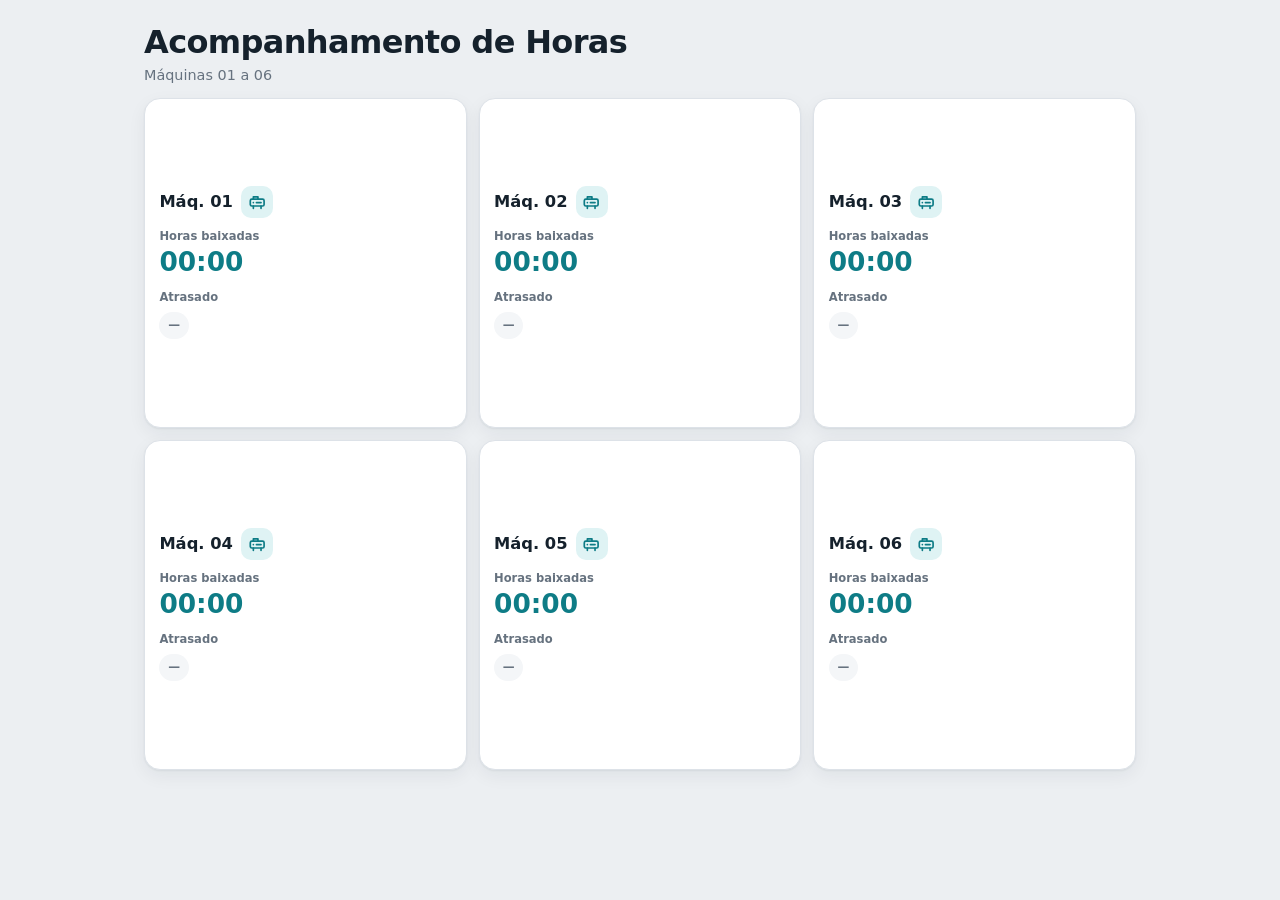
<file: acompanhamento.html>
<!DOCTYPE html>
<html lang="pt-BR">
<head>
<meta charset="UTF-8">
<meta name="viewport" content="width=device-width, initial-scale=1, viewport-fit=cover">
<meta name="color-scheme" content="light">
<meta name="theme-color" content="#eceff2">
<title>Acompanhamento de Horas</title>
<style>
:root{color-scheme:light;--bg:#eceff2;--surface:#fff;--sunk:#f4f6f8;--line:#dde2e8;--ink:#15212c;--muted:#66727f;--brand:#0e7c86;--brand-d:#0a5f68;--brand-soft:#dff3f4;--ok:#1f9d63;--ok-soft:#e1f6ec;--warn:#b86a08;--warn-soft:#fff3df;--warn-line:#f0d29a;--danger:#d64545;--shadow:0 1px 2px rgba(21,33,44,.06),0 6px 18px rgba(21,33,44,.06);--r:16px}
*{box-sizing:border-box;margin:0;padding:0;-webkit-tap-highlight-color:transparent}
html,body{height:100%;background:var(--bg);color:var(--ink);font-family:system-ui,-apple-system,"Segoe UI",Roboto,sans-serif;line-height:1.45;overflow:hidden;-webkit-text-size-adjust:100%}
button,input{font:inherit;color:inherit}
button{cursor:pointer;border:0;background:none}
:focus-visible{outline:3px solid var(--brand);outline-offset:2px}
.ic{width:1.15em;height:1.15em;flex:none;fill:none;stroke:currentColor;stroke-width:2.2;stroke-linecap:round;stroke-linejoin:round}
.app{position:fixed;inset:0;overflow:hidden}
.screen{position:absolute;inset:0;overflow-y:auto;overflow-x:hidden;-webkit-overflow-scrolling:touch;overscroll-behavior:contain;background:var(--bg);transition:transform .3s cubic-bezier(.4,0,.2,1),opacity .3s;padding:env(safe-area-inset-top) env(safe-area-inset-right) env(safe-area-inset-bottom) env(safe-area-inset-left)}
.screen.hidden{transform:translateX(100%);pointer-events:none;visibility:hidden;transition:transform .3s cubic-bezier(.4,0,.2,1),visibility 0s .3s}
.screen.back{transform:translateX(-24%);opacity:0;pointer-events:none}
.wrap{width:100%;max-width:1040px;margin:0 auto;padding:clamp(.6rem,2.5vw,1.5rem) clamp(.9rem,3vw,1.5rem) clamp(.8rem,2.5vw,1.25rem)}
.hero{margin-bottom:.75rem;padding:0}
.hero h1{font-size:clamp(1.4rem,4.5vw,2rem);font-weight:800;letter-spacing:-.02em;line-height:1.15;color:var(--ink)}
.hero p{color:var(--muted);font-size:.9rem;margin-top:.25rem}
.grid{display:grid;grid-template-columns:repeat(auto-fill,minmax(min(100%,10.5rem),1fr));gap:.75rem}
.mcard{display:flex;flex-direction:column;gap:.15rem;text-align:left;background:var(--surface);border:1px solid var(--line);border-radius:var(--r);padding:.9rem;box-shadow:var(--shadow);transition:transform .15s,border-color .15s;min-width:0}
.mcard:hover{border-color:var(--brand)}
.mcard:active{transform:scale(.97)}
.mcard .top{display:flex;align-items:center;justify-content:space-between;gap:.5rem;margin-bottom:.45rem}
.mcard .name{font-weight:750;font-size:1.02rem}
.mcard .badge{display:grid;place-items:center;width:2rem;height:2rem;border-radius:10px;background:var(--brand-soft);color:var(--brand)}
.mcard small{font-size:.72rem;color:var(--muted);font-weight:600}
.mcard .hours{font-size:1.65rem;font-weight:800;color:var(--brand);font-variant-numeric:tabular-nums;line-height:1.15}
.mcard .hours+small{margin-top:.6rem}.mcard small+.chip{margin-top:.25rem}
.chip{display:inline-flex;align-items:center;gap:.35rem;margin-top:.55rem;padding:.3rem .55rem;border-radius:999px;font-size:.74rem;font-weight:700;background:var(--sunk);color:var(--muted);max-width:100%}
.chip.late{background:var(--warn-soft);color:var(--warn)}
.chip span{overflow:hidden;text-overflow:ellipsis;white-space:nowrap}
.bar{position:sticky;top:0;z-index:5;display:flex;align-items:center;gap:.6rem;padding:.35rem 0;margin:0 0 .4rem;background:var(--bg)}
.btn{display:inline-flex;align-items:center;justify-content:center;gap:.5rem;min-height:2.9rem;padding:.7rem 1.1rem;border-radius:13px;background:var(--brand);color:#fff;font-weight:700;font-size:.97rem;transition:transform .12s,background .15s;white-space:nowrap}
.btn:hover{background:var(--brand-d)}
.btn:active{transform:scale(.97)}
.btn.block{width:100%}
.btn.ghost{background:var(--surface);color:var(--ink);border:1.5px solid var(--line)}
.btn.ghost:hover{border-color:var(--brand);background:var(--surface)}
.btn.danger{background:transparent;color:var(--danger);border:1.5px solid color-mix(in srgb,var(--danger) 45%,transparent)}
.btn.danger:hover{background:color-mix(in srgb,var(--danger) 10%,transparent)}
.btn.sm{min-height:2.4rem;padding:.45rem .8rem;font-size:.85rem;border-radius:11px}
.btn.back{min-height:2.5rem;padding:.4rem .85rem .4rem .6rem;color:var(--brand);font-size:.9rem}
h2.title{font-size:clamp(1.3rem,4vw,1.7rem);font-weight:800;letter-spacing:-.01em}
.sub{color:var(--muted);font-size:.85rem}
.panel{background:var(--surface);border:1px solid var(--line);border-radius:var(--r);padding:1rem;box-shadow:var(--shadow)}
label{display:block;font-size:.78rem;color:var(--muted);margin-bottom:.35rem;font-weight:650}
input{width:100%;min-height:2.9rem;padding:.65rem .85rem;background:var(--sunk);border:1.5px solid var(--line);border-radius:12px;font-size:1rem;outline:none;transition:border-color .15s,background .15s}
input:focus{border-color:var(--brand);background:var(--surface)}
.saldo{display:flex;flex-wrap:wrap;gap:.6rem;align-items:flex-end;margin:.6rem 0 .8rem}
.saldo>div{flex:1 1 11rem}
.cols{display:grid;gap:.75rem;grid-template-columns:repeat(auto-fill,minmax(min(100%,18rem),1fr));align-items:start}
.pcard{display:flex;flex-direction:column;gap:.5rem;width:100%;text-align:left;background:var(--surface);border:1px solid var(--line);border-radius:var(--r);padding:1rem;box-shadow:var(--shadow);transition:transform .15s,border-color .15s}
.pcard:hover{border-color:var(--brand)}
.pcard:active{transform:scale(.985)}
.pcard .row{display:flex;justify-content:space-between;align-items:flex-start;gap:.75rem}
.pcard .name{font-weight:750;font-size:1.08rem;overflow-wrap:anywhere}
.pcard .hours{font-weight:800;color:var(--brand);font-variant-numeric:tabular-nums;font-size:1.1rem}
.status{display:inline-flex;align-items:center;gap:.3rem;align-self:flex-start;font-size:.74rem;font-weight:700;padding:.22rem .55rem;border-radius:999px;background:var(--warn-soft);color:var(--warn)}
.status.done{background:var(--ok-soft);color:var(--ok)}
.add{margin-top:.8rem;display:grid;gap:.6rem;grid-template-columns:repeat(auto-fit,minmax(min(100%,13rem),1fr))}
.empty{display:flex;flex-direction:column;align-items:center;gap:.4rem;text-align:center;color:var(--muted);padding:2.2rem 1rem;font-size:.92rem;border:1.5px dashed var(--line);border-radius:var(--r);grid-column:1/-1}
.empty .ic{width:2rem;height:2rem;opacity:.6}
.phead{display:flex;flex-wrap:wrap;justify-content:space-between;align-items:flex-start;gap:.75rem;margin-bottom:.9rem}
.holding{display:flex;align-items:center;gap:.8rem;margin-top:0;background:var(--warn-soft);border:1.5px solid var(--warn-line);color:var(--warn);border-radius:var(--r);padding:.85rem 1rem;margin-bottom:.8rem}
.holding.idle{background:var(--sunk);border-color:var(--line);color:var(--muted)}
.holding .ic{width:1.6rem;height:1.6rem}
.holding small{display:block;font-size:.74rem;font-weight:650;opacity:.9}
.holding b{font-size:1.3rem;font-weight:800;font-variant-numeric:tabular-nums}
.nblock{background:var(--surface);border:1px solid var(--line);border-radius:var(--r);box-shadow:var(--shadow);overflow:hidden}
.nhead{display:flex;align-items:center;gap:.7rem;width:100%;padding:.9rem 1rem;text-align:left}
.nhead .num{font-weight:750;flex:1;min-width:0}
.nhead .num small{display:block;color:var(--muted);font-weight:600;font-size:.74rem}
.nhead .rest{font-weight:800;color:var(--brand);font-variant-numeric:tabular-nums}
.nhead .chev{color:var(--muted);transition:transform .25s}
.nblock.open .chev{transform:rotate(180deg)}
.prog{height:5px;background:var(--sunk);margin:0 1rem;border-radius:9px;overflow:hidden}
.prog i{display:block;height:100%;width:0;background:var(--ok);border-radius:9px;transition:width .3s}
.det{display:grid;grid-template-rows:0fr;transition:grid-template-rows .28s ease}
.nblock.open .det{grid-template-rows:1fr}
.det>div{overflow:hidden;min-height:0}
.det .in{padding:.8rem 1rem 1rem}
.boxes{display:grid;grid-template-columns:repeat(auto-fill,minmax(3.3rem,1fr));gap:.45rem;margin:.6rem 0 .8rem}
.box{display:flex;flex-direction:column;align-items:center;justify-content:center;min-height:3.2rem;background:var(--sunk);border:1.5px solid var(--line);border-radius:12px;font-weight:700;font-size:.85rem;user-select:none;transition:background .15s,border-color .15s,transform .1s}
.box:active{transform:scale(.93)}
.box .p{font-size:.64rem;color:var(--muted);font-weight:600}
.box.on{background:var(--ok-soft);border-color:var(--ok);color:var(--ok)}
.box.on .p{color:var(--ok)}
.acts{display:flex;flex-wrap:wrap;gap:.5rem}
.modal{position:fixed;inset:0;z-index:100;display:flex;align-items:flex-end;justify-content:center;background:rgba(8,14,20,.55);backdrop-filter:blur(3px);opacity:0;visibility:hidden;transition:opacity .2s,visibility 0s .2s}
.modal.show{opacity:1;visibility:visible;transition:opacity .2s}
.sheet{width:100%;max-width:30rem;max-height:92dvh;overflow-y:auto;background:var(--surface);border-radius:22px 22px 0 0;padding:1.3rem 1.2rem calc(1.3rem + env(safe-area-inset-bottom));transform:translateY(30px);transition:transform .25s cubic-bezier(.2,.8,.2,1)}
.modal.show .sheet{transform:none}
.sheet h3{font-size:1.2rem;font-weight:800;margin-bottom:1rem}
.field{margin-bottom:.8rem}
.two{display:grid;grid-template-columns:1fr 1fr;gap:.7rem}
.sheet .acts{margin-top:1.1rem}
.sheet .acts .btn{flex:1}
@media(min-width:640px){.modal{align-items:center;padding:1rem}.sheet{border-radius:22px;transform:scale(.96)}}
#screen-home .wrap{min-height:100%;display:flex;flex-direction:column}
#screen-home .grid{flex:1;max-height:42rem;grid-template-columns:repeat(2,1fr);grid-auto-rows:minmax(min-content,1fr)}
.mcard{justify-content:center}
@media(min-width:600px){#screen-home .grid{grid-template-columns:repeat(3,1fr)}}
@media(max-height:720px){.mcard{padding:.6rem .8rem}.mcard .top{margin-bottom:.15rem}.mcard .hours{font-size:1.4rem}.mcard .hours+small{margin-top:.35rem}.chip{padding:.2rem .5rem}.hero p{display:none}}
@media(max-width:360px){.two{grid-template-columns:1fr}}
@media(prefers-reduced-motion:reduce){*{transition-duration:.01ms!important}}
</style>
</head>
<body>
<svg width="0" height="0" style="position:absolute" aria-hidden="true">
<symbol id="i-back" viewBox="0 0 24 24"><polyline points="15 18 9 12 15 6"/></symbol>
<symbol id="i-plus" viewBox="0 0 24 24"><line x1="12" y1="5" x2="12" y2="19"/><line x1="5" y1="12" x2="19" y2="12"/></symbol>
<symbol id="i-save" viewBox="0 0 24 24"><path d="M19 21H5a2 2 0 0 1-2-2V5a2 2 0 0 1 2-2h11l5 5v11a2 2 0 0 1-2 2z"/><polyline points="17 21 17 13 7 13 7 21"/><polyline points="7 3 7 8 15 8"/></symbol>
<symbol id="i-edit" viewBox="0 0 24 24"><path d="M12 20h9"/><path d="M16.5 3.5a2.1 2.1 0 0 1 3 3L7 19l-4 1 1-4z"/></symbol>
<symbol id="i-trash" viewBox="0 0 24 24"><polyline points="3 6 5 6 21 6"/><path d="M19 6v14a2 2 0 0 1-2 2H7a2 2 0 0 1-2-2V6m3 0V4a2 2 0 0 1 2-2h4a2 2 0 0 1 2 2v2"/></symbol>
<symbol id="i-chev" viewBox="0 0 24 24"><polyline points="6 9 12 15 18 9"/></symbol>
<symbol id="i-check" viewBox="0 0 24 24"><polyline points="20 6 9 17 4 12"/></symbol>
<symbol id="i-clock" viewBox="0 0 24 24"><circle cx="12" cy="12" r="9"/><polyline points="12 7 12 12 15.5 14"/></symbol>
<symbol id="i-cog" viewBox="0 0 24 24"><rect x="3" y="8" width="18" height="9" rx="2"/><path d="M7 8V5h6v3M17 17v3M7 17v3M7 12.5h.01M11 12.5h6"/></symbol>
<symbol id="i-box" viewBox="0 0 24 24"><path d="M21 8 12 3 3 8v8l9 5 9-5z"/><path d="m3 8 9 5 9-5M12 13v8"/></symbol>
<symbol id="i-warn" viewBox="0 0 24 24"><path d="M10.3 3.9 2 18a2 2 0 0 0 1.7 3h16.6a2 2 0 0 0 1.7-3L13.7 3.9a2 2 0 0 0-3.4 0zM12 9v4M12 17h.01"/></symbol>
</svg>

<div class="app">
  <main class="screen" id="screen-home"><div class="wrap">
    <section class="hero">
      <h1>Acompanhamento de Horas</h1><p>Máquinas 01 a 06</p>
    </section>
    <div class="grid" id="maquinasList"></div>
  </div></main>

  <section class="screen hidden" id="screen-maquina"><div class="wrap">
    <div class="bar"><button class="btn ghost back" id="btnVoltarMaq"><svg class="ic"><use href="#i-back"/></svg>Máquinas</button></div>
    <div id="maquinaContent"></div>
  </div></section>

  <section class="screen hidden" id="screen-programa"><div class="wrap">
    <div class="bar"><button class="btn ghost back" id="btnVoltarProg"><svg class="ic"><use href="#i-back"/></svg>Programas</button></div>
    <div id="programaContent"></div>
  </div></section>
</div>

<div class="modal" id="modalPrograma" role="dialog" aria-modal="true" aria-labelledby="modalProgTitle">
  <div class="sheet">
    <h3 id="modalProgTitle">Novo programa</h3>
    <div class="field"><label for="progNome">Código do programa</label><input id="progNome" placeholder="Ex: 336027" autocomplete="off"></div>
    <div class="field"><label for="progDoc">Documento</label><input id="progDoc" placeholder="Ex: 28" autocomplete="off"></div>
    <div class="acts"><button class="btn ghost" id="cancelProg">Cancelar</button><button class="btn" id="confirmProg"><svg class="ic"><use href="#i-check"/></svg>Salvar</button></div>
  </div>
</div>

<div class="modal" id="modalNumero" role="dialog" aria-modal="true" aria-labelledby="modalNumTitle">
  <div class="sheet">
    <h3 id="modalNumTitle">Adicionar número</h3>
    <div class="two">
      <div class="field"><label for="numNumero">Número</label><input id="numNumero" inputmode="numeric" placeholder="Ex: 33" autocomplete="off"></div>
      <div class="field"><label for="numPadrao">Padrão</label><input id="numPadrao" inputmode="decimal" placeholder="Ex: 15.09" autocomplete="off"></div>
    </div>
    <div class="two">
      <div class="field"><label for="numTotalPares">Pares da carga</label><input id="numTotalPares" inputmode="decimal" placeholder="Ex: 160" autocomplete="off"></div>
      <div class="field"><label for="numParesCheia">Pares por caixa</label><input id="numParesCheia" inputmode="decimal" placeholder="Ex: 20" autocomplete="off"></div>
    </div>
    <div class="acts"><button class="btn ghost" id="cancelNum">Cancelar</button><button class="btn" id="confirmNum"><svg class="ic"><use href="#i-check"/></svg>Salvar</button></div>
  </div>
</div>

<script>
const STORAGE_KEY='horas_maquinas_v3';
let data={maquinas:[]},currentMaqId=null,currentProgId=null,editingProgId=null,editingNumId=null;
const openNums=new Set();
const $=id=>document.getElementById(id);
const esc=s=>String(s==null?'':s).replace(/[&<>"']/g,c=>({'&':'&','<':'<','>':'>','"':'"',"'":'&#39;'}[c]));
const ic=n=>`<svg class="ic" aria-hidden="true"><use href="#i-${n}"/></svg>`;

function initMaquinas(){
  if(!data.maquinas||data.maquinas.length!==6){
    data.maquinas=[];
    for(let i=1;i<=6;i++){const id=String(i).padStart(2,'0');data.maquinas.push({id,nome:`Máq. ${id}`,saldo:0,programas:[]});}
    save();
  }
}
function parseHours(str){
  if(!str||!String(str).trim())return 0;
  str=String(str).trim().replace(',','.');
  if(str.includes(':')){const[h,m]=str.split(':').map(n=>parseInt(n,10)||0);if(m>=60||m<0||h<0)return NaN;return h+m/60;}
  const n=parseFloat(str);return isNaN(n)?NaN:n;
}
function formatHours(h){
  if(isNaN(h)||h<0)return '00:00';
  const t=Math.round(h*60);
  return String(Math.floor(t/60)).padStart(2,'0')+':'+String(t%60).padStart(2,'0');
}
function parseNum(s){return s?(parseFloat(String(s).replace(',','.'))||0):0;}
function load(){
  try {
    const r = localStorage.getItem(STORAGE_KEY);
    if (r) {
      data = JSON.parse(r);
      initMaquinas();
      return;
    }
  } catch(e) {}

  const oldKeys = ['horas_maquinas_v2', 'horas_acompanhamento_v1'];
  for (const key of oldKeys) {
    try {
      const r = localStorage.getItem(key);
      if (r) {
        const old = JSON.parse(r);
        if (old.maquinas && Array.isArray(old.maquinas)) {
          data.maquinas = old.maquinas;
          if (typeof old.saldo === 'number' && data.maquinas[0]) data.maquinas[0].saldo = old.saldo;
        } else if (old.programas && Array.isArray(old.programas)) {
          data.maquinas = [];
          for (let i = 1; i <= 6; i++) {
            data.maquinas.push({
              id: String(i).padStart(2,'0'),
              nome: `Máq. ${String(i).padStart(2,'0')}`,
              saldo: (i === 1 && typeof old.saldo === 'number') ? old.saldo : 0,
              programas: i === 1 ? old.programas : []
            });
          }
        }
        save();
        localStorage.removeItem(key);
        initMaquinas();
        return;
      }
    } catch(e) {}
  }

  initMaquinas();
}
function save(){try{localStorage.setItem(STORAGE_KEY,JSON.stringify(data));}catch(e){}}

function calcNumber(num){
  const totalPares=parseNum(num.totalPares),paresCheia=parseNum(num.paresCheia),padrao=parseNum(num.padrao);
  const qtdCheias=paresCheia>0?Math.floor(totalPares/paresCheia):0;
  const ultima=paresCheia>0?totalPares%paresCheia:0;
  const totalCaixas=qtdCheias+(ultima>0?1:0);
  const totalHoras=padrao>0?totalPares/padrao:0;
  const marcadas=num.marcadas||[];
  let prod=0;
  for(let i=0;i<totalCaixas;i++)if(marcadas[i])prod+=i<qtdCheias?paresCheia:ultima;
  const horasProduzidas=padrao>0?prod/padrao:0;
  const restante=Math.max(0,totalHoras-horasProduzidas);
  return{totalHoras,horasProduzidas,restante,totalCaixas,paresCheia,ultima,qtdCheias,totalPares};
}
function calcProgram(prog){
  let maxTotal=0,maxRest=0,segurando=null;
  const nums=prog.numeros||[];
  nums.forEach(n=>{const c=calcNumber(n);if(c.totalHoras>maxTotal)maxTotal=c.totalHoras;if(c.restante>maxRest){maxRest=c.restante;segurando={numero:n.numero,restante:c.restante};}});
  return{produzidas:Math.max(0,maxTotal-maxRest),segurando,concluido:nums.length>0&&nums.every(n=>calcNumber(n).restante<=0.01)};
}
function calcMaquina(m){let t=m.saldo||0;(m.programas||[]).forEach(p=>t+=calcProgram(p).produzidas);return t;}
function getHoldingMaquina(m){
  let max=0,seg=null;
  (m.programas||[]).forEach(p=>{const c=calcProgram(p);if(c.segurando&&c.segurando.restante>max){max=c.segurando.restante;seg=c.segurando;}});
  return seg;
}
const getMaq=()=>data.maquinas.find(m=>m.id===currentMaqId);
const getProg=()=>{const m=getMaq();return m?(m.programas||[]).find(p=>p.id===currentProgId):null;};

function renderHome(){
  const list=$('maquinasList');
  list.innerHTML=data.maquinas.map(m=>{
    const h=getHoldingMaquina(m);
    return `<button class="mcard" data-id="${m.id}">
      <div class="top"><span class="name">${esc(m.nome)}</span><span class="badge">${ic('cog')}</span></div>
      <small>Horas baixadas</small><div class="hours">${formatHours(calcMaquina(m))}</div>
      <small>Atrasado</small><div class="chip ${h?'late':''}">${h?ic('warn'):''}<span>${h?`Nº ${esc(h.numero)} (${formatHours(h.restante)})`:'—'}</span></div>
    </button>`;
  }).join('');
  list.querySelectorAll('.mcard').forEach(el=>el.onclick=()=>openMaquina(el.dataset.id));
}

function renderMaquina(){
  const maq=getMaq();if(!maq)return;
  const progs=(maq.programas||[]).map(p=>{
    const c=calcProgram(p);
    return `<button class="pcard" data-id="${p.id}">
      <div class="row"><div><div class="name">${esc(p.nome||'Programa')}</div><div class="sub">Doc: ${esc(p.documento||'—')}</div></div><div class="hours">${formatHours(c.produzidas)}</div></div>
      <span class="status ${c.concluido?'done':''}">${ic(c.concluido?'check':'clock')}${c.concluido?'Concluído':'Em andamento'}</span>
    </button>`;
  }).join('');
  $('maquinaContent').innerHTML=`
    <h2 class="title">${esc(maq.nome)}</h2>
    <div class="saldo">
      <div><label for="saldoMaq">Horas anteriores / saldo desta máquina</label>
      <input id="saldoMaq" inputmode="text" value="${maq.saldo>0?formatHours(maq.saldo):''}" placeholder="Ex: 02:00" autocomplete="off"></div>
      <button class="btn" id="salvarSaldoMaq">${ic('save')}Salvar saldo</button>
    </div>
    <div class="cols">${progs||`<div class="empty">${ic('box')}Nenhum programa nesta máquina.<br>Toque em “Novo programa” para começar.</div>`}</div>
    <div class="add"><button class="btn" id="btnNovoProg">${ic('plus')}Novo programa</button></div>`;
  $('maquinaContent').querySelectorAll('.pcard').forEach(el=>el.onclick=()=>openProgram(el.dataset.id));
  $('btnNovoProg').onclick=()=>openModalPrograma();
  const doSaldo=()=>{
    const h=parseHours($('saldoMaq').value);
    if(isNaN(h)||h<0)return alert('Saldo inválido. Use HH:MM.');
    maq.saldo=h;save();renderMaquina();renderHome();
  };
  $('salvarSaldoMaq').onclick=doSaldo;
  $('saldoMaq').onkeydown=e=>{if(e.key==='Enter')doSaldo();};
}

function holdingHtml(c){
  return c.segurando
    ?`<div class="holding">${ic('warn')}<div><small>Segurando a hora</small><b>Nº ${esc(c.segurando.numero)} — ${formatHours(c.segurando.restante)}</b></div></div>`
    :`<div class="holding idle">${ic('check')}<div><small>Nenhum número pendente</small><b>—</b></div></div>`;
}
function numberHtml(n){
  const cn=calcNumber(n),mar=n.marcadas||[];
  let boxes='';
  for(let i=0;i<cn.totalCaixas;i++){
    const p=i<cn.qtdCheias?cn.paresCheia:cn.ultima;
    boxes+=`<button type="button" class="box ${mar[i]?'on':''}" data-num="${n.id}" data-idx="${i}" aria-pressed="${!!mar[i]}">${i+1}<span class="p">${Math.round(p)}p</span></button>`;
  }
  const pct=cn.totalHoras>0?Math.min(100,cn.horasProduzidas/cn.totalHoras*100):0;
  return `<div class="nblock ${openNums.has(n.id)?'open':''}" data-block="${n.id}">
    <button class="nhead" data-toggle="${n.id}" aria-expanded="${openNums.has(n.id)}">
      <span class="num">Nº ${esc(n.numero)}<small>Padrão ${esc(n.padrao)} · ${cn.qtdCheias} cheias${cn.ultima>0?' + '+Math.round(cn.ultima)+'p':''} · ${esc(n.totalPares)}p</small></span>
      <span class="rest">${formatHours(cn.restante)}</span><span class="chev">${ic('chev')}</span>
    </button>
    <div class="prog"><i style="width:${pct}%"></i></div>
    <div class="det"><div><div class="in">
      <div class="boxes">${boxes||'<span class="sub">Sem caixas</span>'}</div>
      <div class="acts">
        <button class="btn ghost sm" data-edit-num="${n.id}">${ic('edit')}Editar</button>
        <button class="btn danger sm" data-del-num="${n.id}">${ic('trash')}Remover</button>
      </div>
    </div></div></div>
  </div>`;
}

function renderProgram(){
  const prog=getProg();if(!prog)return;
  const c=calcProgram(prog);
  $('programaContent').innerHTML=`
    <div class="phead">
      <div><h2 class="title">${esc(prog.nome)}</h2><p class="sub">Documento: ${esc(prog.documento||'—')}</p></div>
      <button class="btn ghost sm" id="btnEditProg">${ic('edit')}Editar</button>
    </div>
    <div id="holdingSlot">${holdingHtml(c)}</div>
    <div class="cols" id="numList">${(prog.numeros||[]).map(numberHtml).join('')||`<div class="empty">${ic('box')}Nenhuma numeração cadastrada.</div>`}</div>
    <div class="add">
      <button class="btn" id="btnAddNum">${ic('plus')}Adicionar número</button>
      <button class="btn danger" id="btnDelProg">${ic('trash')}Apagar programa</button>
    </div>`;
  const root=$('programaContent');
  root.querySelectorAll('[data-toggle]').forEach(el=>el.onclick=()=>{
    const id=el.dataset.toggle,b=el.closest('.nblock');
    const open=!b.classList.contains('open');
    b.classList.toggle('open',open);el.setAttribute('aria-expanded',open);
    open?openNums.add(id):openNums.delete(id);
  });
  root.querySelectorAll('.box').forEach(el=>el.onclick=()=>toggleBox(el));
  root.querySelectorAll('[data-del-num]').forEach(el=>el.onclick=()=>deleteNumber(el.dataset.delNum));
  root.querySelectorAll('[data-edit-num]').forEach(el=>el.onclick=()=>openModalNumero(el.dataset.editNum));
  $('btnAddNum').onclick=()=>openModalNumero();
  $('btnEditProg').onclick=()=>openModalPrograma(prog.id);
  $('btnDelProg').onclick=deleteProgram;
}

function toggleBox(el){
  const prog=getProg();if(!prog)return;
  const num=(prog.numeros||[]).find(n=>n.id===el.dataset.num);if(!num)return;
  if(!num.marcadas)num.marcadas=[];
  const idx=parseInt(el.dataset.idx,10);
  num.marcadas[idx]=!num.marcadas[idx];
  save();
  el.classList.toggle('on',!!num.marcadas[idx]);
  el.setAttribute('aria-pressed',!!num.marcadas[idx]);
  const cn=calcNumber(num),b=el.closest('.nblock');
  b.querySelector('.rest').textContent=formatHours(cn.restante);
  b.querySelector('.prog i').style.width=(cn.totalHoras>0?Math.min(100,cn.horasProduzidas/cn.totalHoras*100):0)+'%';
  $('holdingSlot').innerHTML=holdingHtml(calcProgram(prog));
}

function openMaquina(id){
  currentMaqId=id;
  $('screen-home').classList.add('back');
  $('screen-maquina').classList.remove('hidden');
  $('screen-maquina').scrollTop=0;
  renderMaquina();
}
function closeMaquina(){
  $('screen-maquina').classList.add('hidden');
  $('screen-home').classList.remove('back');
  currentMaqId=null;renderHome();
}
function openProgram(id){
  currentProgId=id;
  $('screen-maquina').classList.add('back');
  $('screen-programa').classList.remove('hidden');
  $('screen-programa').scrollTop=0;
  renderProgram();
}
function closeProgram(){
  $('screen-programa').classList.add('hidden');
  $('screen-maquina').classList.remove('back');
  currentProgId=null;renderMaquina();
}

function showModal(id,focusId){
  $(id).classList.add('show');
  setTimeout(()=>$(focusId).focus(),60);
}
function openModalPrograma(editId=null){
  editingProgId=editId;
  const maq=getMaq();
  const prog=editId&&maq?(maq.programas||[]).find(p=>p.id===editId):null;
  $('modalProgTitle').textContent=editId?'Editar programa':'Novo programa';
  $('progNome').value=prog?prog.nome:'';
  $('progDoc').value=prog?(prog.documento||''):'';
  showModal('modalPrograma','progNome');
}
function openModalNumero(editId=null){
  editingNumId=editId;
  const prog=getProg();
  const num=editId&&prog?(prog.numeros||[]).find(n=>n.id===editId):null;
  $('modalNumTitle').textContent=editId?'Editar número':'Adicionar número';
  $('numNumero').value=num?num.numero:'';
  $('numPadrao').value=num?num.padrao:'';
  $('numTotalPares').value=num?num.totalPares:'';
  $('numParesCheia').value=num?num.paresCheia:'';
  showModal('modalNumero','numNumero');
}
function closeModals(){
  $('modalPrograma').classList.remove('show');
  $('modalNumero').classList.remove('show');
  editingProgId=null;editingNumId=null;
}

function saveProgram(){
  const nome=$('progNome').value.trim(),doc=$('progDoc').value.trim();
  if(!nome)return alert('Informe o código do programa.');
  const maq=getMaq();if(!maq)return;
  if(!maq.programas)maq.programas=[];
  if(editingProgId){const p=maq.programas.find(p=>p.id===editingProgId);if(p){p.nome=nome;p.documento=doc;}}
  else maq.programas.push({id:Date.now().toString(),nome,documento:doc,numeros:[]});
  save();closeModals();renderMaquina();
  if(currentProgId)renderProgram();
}
function saveNumber(){
  const prog=getProg();if(!prog)return;
  const numero=$('numNumero').value.trim(),padrao=$('numPadrao').value.trim();
  const totalPares=$('numTotalPares').value.trim(),paresCheia=$('numParesCheia').value.trim();
  if(!numero||!padrao||!totalPares||!paresCheia)return alert('Preencha todos os campos.');
  if(!prog.numeros)prog.numeros=[];
  if(editingNumId){const n=prog.numeros.find(n=>n.id===editingNumId);if(n){n.numero=numero;n.padrao=padrao;n.totalPares=totalPares;n.paresCheia=paresCheia;}}
  else{const id=Date.now().toString();prog.numeros.push({id,numero,padrao,totalPares,paresCheia,marcadas:[]});openNums.add(id);}
  save();closeModals();renderProgram();
}
function deleteNumber(numId){
  if(!confirm('Remover este número?'))return;
  const prog=getProg();if(!prog)return;
  prog.numeros=(prog.numeros||[]).filter(n=>n.id!==numId);
  openNums.delete(numId);save();renderProgram();
}
function deleteProgram(){
  if(!confirm('Apagar este programa?'))return;
  const maq=getMaq();if(!maq)return;
  maq.programas=(maq.programas||[]).filter(p=>p.id!==currentProgId);
  save();closeProgram();
}

load();renderHome();
$('btnVoltarMaq').onclick=closeMaquina;
$('btnVoltarProg').onclick=closeProgram;
$('confirmProg').onclick=saveProgram;
$('cancelProg').onclick=closeModals;
$('confirmNum').onclick=saveNumber;
$('cancelNum').onclick=closeModals;
document.querySelectorAll('.modal').forEach(m=>{
  m.addEventListener('click',e=>{if(e.target===m)closeModals();});
  m.addEventListener('keydown',e=>{
    if(e.key==='Enter'&&e.target.tagName==='INPUT')m.querySelector('.btn:not(.ghost)').click();
  });
});
document.addEventListener('keydown',e=>{if(e.key==='Escape')closeModals();});
</script>
</body>
</html>
</file>
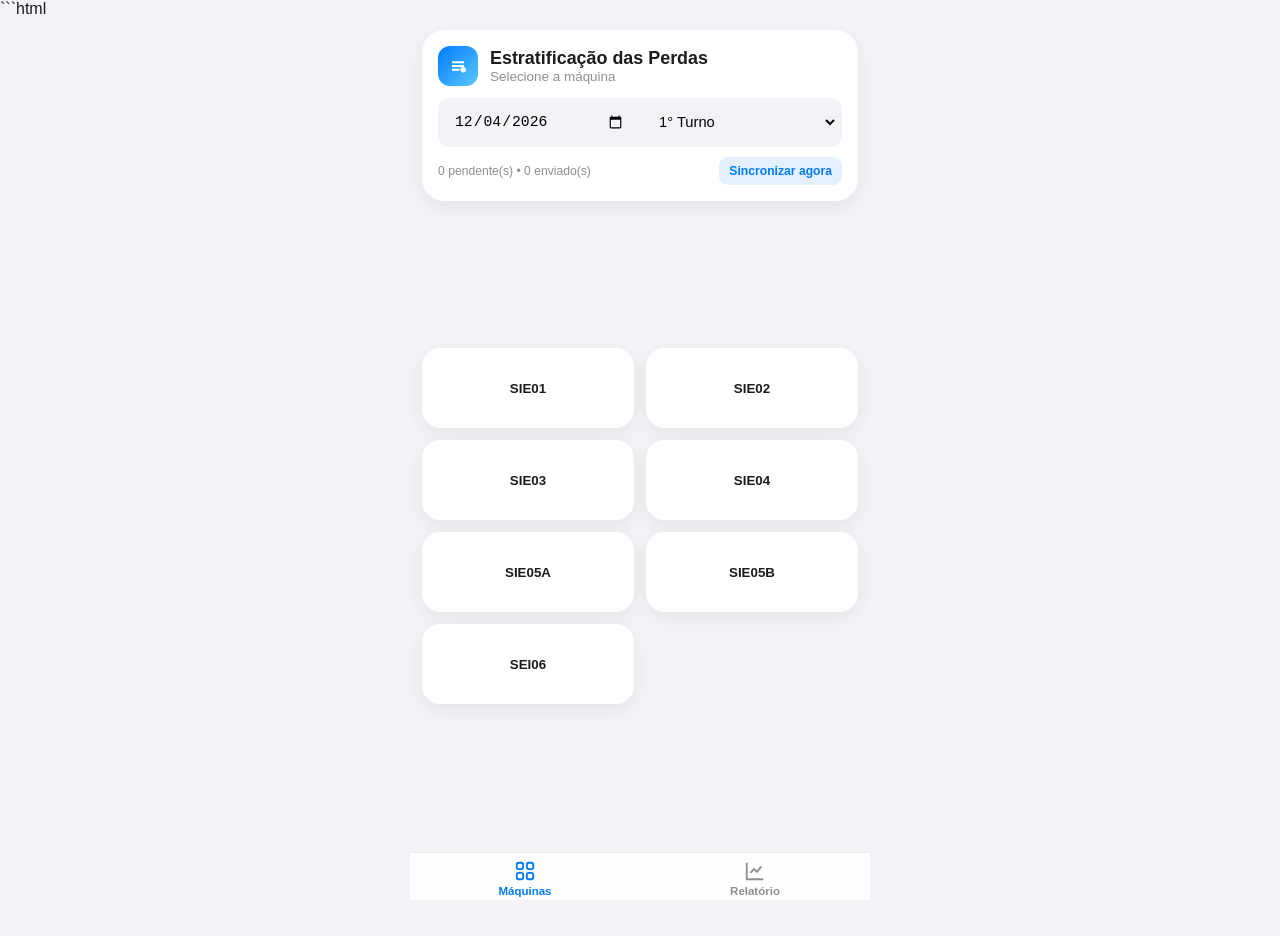
<file: perdas.html>
```html
<!DOCTYPE html>
<html lang="pt-BR">
<head>
<meta charset="UTF-8">
<meta name="viewport" content="width=device-width, initial-scale=1.0, viewport-fit=cover">
<title>Estratificação das Perdas</title>
<style>
:root{--blue:#007AFF;--bg:#F2F2F7;--card:#FFF;--text:#1C1C1E;--secondary:#8E8E93;--border:rgba(0,0,0,.06);--shadow:0 6px 20px rgba(0,0,0,.06)}
*{box-sizing:border-box}
html,body{height:100%;margin:0;background:var(--bg);font-family:-apple-system,BlinkMacSystemFont,"SF Pro Text","Segoe UI",sans-serif;color:var(--text);overflow:hidden;-webkit-font-smoothing:antialiased}
.app{height:100%;display:flex;flex-direction:column;max-width:460px;margin:0 auto}
.content{flex:1;min-height:0;overflow:hidden;padding:12px;display:flex;flex-direction:column}
.screen{display:none;height:100%;min-height:0;flex-direction:column}
.screen.active{display:flex}
.page-header{background:var(--card);border-radius:20px;padding:14px 16px;margin-bottom:12px;box-shadow:var(--shadow);text-align:center}
.page-header .title{font-weight:600;font-size:1.1rem}
.page-header .subtitle{color:var(--secondary);font-size:.82rem;margin-top:2px}
.home-header{background:var(--card);border-radius:22px;padding:16px;margin:12px 12px 0;box-shadow:var(--shadow)}
.home-header .top{display:flex;align-items:center;gap:12px}
.icon{width:40px;height:40px;flex-shrink:0;border-radius:12px;background:linear-gradient(135deg,#007AFF,#5AC8FA);display:flex;align-items:center;justify-content:center}
.date-turno{display:flex;gap:6px;background:#F2F2F7;border-radius:12px;padding:4px;margin-top:12px}
.date-turno input,.date-turno select{border:none;background:transparent;font-weight:500;font-size:.92rem;outline:none;width:100%;min-width:0}
.grid{display:grid;gap:12px;flex:1;align-content:center}
.grid-2{grid-template-columns:1fr 1fr}
.btn-card{background:var(--card);border:none;border-radius:18px;box-shadow:var(--shadow);padding:16px 10px;min-height:80px;cursor:pointer;transition:transform .12s;text-align:center;color:var(--text)}
.btn-card:active,.btn-perda:active{transform:scale(.96)}
.btn-station{color:var(--blue)}
.btn-perda{background:var(--card);border:none;border-radius:16px;box-shadow:var(--shadow);padding:14px 8px;font-weight:500;font-size:.88rem;min-height:70px;cursor:pointer;transition:transform .1s;color:var(--text)}
.slide-card{background:var(--card);border-radius:22px;box-shadow:var(--shadow);padding:24px 20px;flex:1;min-height:0;overflow:auto;display:flex;flex-direction:column;justify-content:center}
.underbar,.nav-bottom{background:rgba(255,255,255,.92);backdrop-filter:blur(16px);border-top:.5px solid rgba(0,0,0,.08)}
.underbar{padding:10px 16px 24px}
.underbar-btn{width:100%;background:#F2F2F7;border:none;border-radius:14px;padding:14px;font-weight:600;font-size:1.05rem;color:var(--blue);display:flex;align-items:center;justify-content:center;gap:8px;cursor:pointer}
.nav-bottom{padding:6px 0 20px;display:flex}
.nav-btn{flex:1;background:none;border:none;color:#8E8E93;font-size:11.5px;font-weight:600;display:flex;flex-direction:column;align-items:center;gap:3px;cursor:pointer}
.nav-btn.active{color:var(--blue)}
.nav-btn svg{width:22px;height:22px}
.progress{height:4px;border-radius:4px;background:#E5E5EA;overflow:hidden}
.progress-bar{height:100%;background:var(--blue);transition:width .3s}
input,select{border-radius:12px;border:1px solid var(--border);padding:11px 12px;font-size:1rem;outline:none;width:100%;background:#FAFAFA}
input:focus,select:focus{border-color:var(--blue);box-shadow:0 0 0 3px rgba(0,122,255,.12);background:white}
.toast-container{position:fixed;top:16px;right:16px;z-index:2000;pointer-events:none;max-width:280px}
.toast-custom{background:rgba(28,28,30,.94);color:#fff;border-radius:12px;padding:12px 14px;font-weight:500;font-size:.88rem;box-shadow:0 6px 20px rgba(0,0,0,.3);opacity:0;transform:translateX(12px);transition:all .25s;border-left:3px solid #34C759}
.toast-custom.show{opacity:1;transform:translateX(0)}
.report-card{background:var(--card);border-radius:16px;padding:14px;box-shadow:var(--shadow);cursor:pointer;text-align:center;transition:transform .1s}
.report-card:active{transform:scale(.97)}
#reportSummary{overflow:auto;min-height:0}
#screen-perdas .grid{overflow:auto;align-content:start;padding-bottom:4px}
.primary-btn{width:100%;margin-top:12px;background:var(--blue);color:white;border:none;border-radius:16px;padding:15px;font-weight:600;font-size:1.05rem;cursor:pointer}
.sync-panel{display:flex;align-items:center;justify-content:space-between;gap:8px;margin-top:10px;font-size:.76rem;color:var(--secondary)}
.sync-button{border:0;border-radius:9px;background:#E5F0FF;color:var(--blue);font-size:.76rem;font-weight:600;padding:7px 10px;cursor:pointer}
.sync-status{display:inline-block;border-radius:7px;padding:3px 6px;font-size:.7rem;font-weight:600;margin-top:5px}
.sync-pending{background:#FFF3CD;color:#856404}
.sync-synced{background:#D4EDDA;color:#155724}
.sync-sending{background:#DCEBFF;color:#004085}
@media(max-height:650px){.home-header{padding:10px 12px}.content{padding:8px}.grid{gap:8px}.btn-card{min-height:65px;padding:10px 8px}.btn-perda{min-height:58px;padding:10px 6px}.underbar{padding:7px 12px 12px}.nav-bottom{padding-bottom:8px}}
</style>
</head>
<body>
<div class="app">
  <div class="home-header" id="mainHeader">
    <div class="top">
      <div class="icon">
        <svg width="18" height="18" viewBox="0 0 24 24" fill="none" stroke="white" stroke-width="2.4"><path d="M4 7h16M4 12h16M4 17h10"/><circle cx="19" cy="17" r="2.5" fill="white"/></svg>
      </div>
      <div>
        <div style="font-weight:600;font-size:1.12rem">Estratificação das Perdas</div>
        <div style="color:var(--secondary);font-size:.84rem" id="headerInfo">Selecione a máquina</div>
      </div>
    </div>
    <div class="date-turno">
      <input type="date" id="dataInput">
      <select id="turnoSelect">
        <option value="1">1° Turno</option>
        <option value="2">2° Turno</option>
        <option value="3">3° Turno</option>
      </select>
    </div>
    <div class="sync-panel">
      <span id="syncSummary">Verificando sincronização...</span>
      <button class="sync-button" onclick="syncPendingLogs()">Sincronizar agora</button>
    </div>
  </div>

  <div class="content">
    <div id="screen-machines" class="screen active"><div class="grid grid-2" id="machinesGrid"></div></div>

    <div id="screen-config" class="screen">
      <div class="page-header"><div class="title" id="configMachineName">Configurando</div><div class="subtitle">Números e referências</div></div>
      <div class="progress" style="margin-bottom:10px"><div class="progress-bar" id="configProgress"></div></div>
      <div class="slide-card" id="configSlide"></div>
      <button class="primary-btn" id="btnSaveConfig" onclick="saveCurrentStation()">Salvar e Próxima</button>
    </div>

    <div id="screen-stations" class="screen">
      <div class="page-header"><div class="title" id="stationsMachine">Estações</div><div class="subtitle">Selecione a estação</div></div>
      <div style="text-align:right;margin-bottom:8px"><button onclick="reconfigure()" style="background:#F2F2F7;border:none;border-radius:12px;padding:6px 12px;font-size:.82rem;color:var(--blue);font-weight:500">Editar matriz</button></div>
      <div class="grid grid-2" id="stationsGrid"></div>
    </div>

    <div id="screen-sides" class="screen">
      <div class="page-header"><div class="title" id="sideTitle">Lado</div><div class="subtitle" id="sideInfo"></div></div>
      <div class="grid grid-2" style="align-content:center;flex:1">
        <button class="btn-card" style="background:#007AFF;color:white" onclick="selectSide('Esq')"><svg width="22" height="22" viewBox="0 0 24 24" fill="none" stroke="currentColor" stroke-width="2.4"><path d="M15 18l-6-6 6-6"/></svg><div style="margin-top:4px;font-weight:600">Esquerdo</div></button>
        <button class="btn-card" style="background:#FF3B30;color:white" onclick="selectSide('Dir')"><svg width="22" height="22" viewBox="0 0 24 24" fill="none" stroke="currentColor" stroke-width="2.4"><path d="M9 18l6-6-6-6"/></svg><div style="margin-top:4px;font-weight:600">Direito</div></button>
      </div>
    </div>

    <div id="screen-perdas" class="screen">
      <div class="page-header"><div class="title">Apontamento</div><div class="subtitle" id="perdaInfo"></div></div>
      <div class="grid grid-2" id="perdasGrid"></div>
    </div>

    <div id="screen-report" class="screen">
      <div class="page-header"><div class="title">Relatório</div><div class="subtitle" id="reportSubtitle"></div></div>
      <div id="reportSummary" style="flex:1"></div>
    </div>
  </div>

  <div class="underbar" id="underbar" style="display:none"><button class="underbar-btn" onclick="goBack()"><svg width="16" height="16" viewBox="0 0 24 24" fill="none" stroke="currentColor" stroke-width="2.4"><path d="M15 18l-6-6 6-6"/></svg>Voltar</button></div>

  <div class="nav-bottom" id="hotbar">
    <button class="nav-btn active" onclick="showMachines()"><svg viewBox="0 0 24 24" fill="none" stroke="currentColor" stroke-width="2"><rect x="3" y="3" width="7" height="7" rx="2"/><rect x="14" y="3" width="7" height="7" rx="2"/><rect x="3" y="14" width="7" height="7" rx="2"/><rect x="14" y="14" width="7" height="7" rx="2"/></svg>Máquinas</button>
    <button class="nav-btn" onclick="showReport()"><svg viewBox="0 0 24 24" fill="none" stroke="currentColor" stroke-width="2"><path d="M3 3v18h18"/><path d="M7 14l4-4 3 3 5-6"/></svg>Relatório</button>
  </div>
</div>
<div class="toast-container"><div id="customToast" class="toast-custom"></div></div>

<script>
'use strict';

const MACHINES = [
  {id:'SIE01',name:'SIE01'},{id:'SIE02',name:'SIE02'},
  {id:'SIE03',name:'SIE03'},{id:'SIE04',name:'SIE04'},
  {id:'SIE05A',name:'SIE05A'},{id:'SIE05B',name:'SIE05B'},
  {id:'SEI06',name:'SEI06'}
];

const PERDAS = [
  "Escape de gás press. (Solta)","Escape de gás press. (Gaspa)",
  "Contaminação","Tamanho Menor","Excesso de Carga","Falta de Carga",
  "Peça Rasgada","Sujura Pés. Manut.","Contra Pé","Pezinho Presso",
  "Escape de Gás Aberto"
];

const KEY = 'estrat_perdas_v3';

/*
 * Configure aqui a URL atual do gatilho HTTP do Power Automate.
 * Não publique esta URL em repositórios públicos.
 */
const WEBHOOK_URL = "https://defaultb7ed67afba404040a386ab53a0ad3e.96.environment.api.powerplatform.com:443/powerautomate/automations/direct/cu/14/workflows/3f93ccf6636843d09f63309daa1400fa/triggers/manual/paths/invoke?api-version=1&sp=%2Ftriggers%2Fmanual%2Frun&sv=1.0&sig=6mc3qXesRaT0uQn2KiyAAH64tTzhKNLO1NRMNmzis-M";

function defaultData(){
  return {
    date: new Date().toLocaleDateString('en-CA'),
    turno: '1',
    configs: {},
    logs: []
  };
}

function loadData(){
  try{
    const saved = JSON.parse(localStorage.getItem(KEY));
    if(saved && typeof saved === 'object') return saved;
  }catch(e){
    console.error('Erro ao ler dados locais:', e);
  }
  return defaultData();
}

let data = loadData();
if(!data.configs || typeof data.configs !== 'object') data.configs = {};
if(!Array.isArray(data.logs)) data.logs = [];

data.logs.forEach(log => {
  if(!log.syncStatus) log.syncStatus = 'legacy';
});

let currentMachine = null;
let currentStationIndex = 1;
let currentEstacao = null;
let currentLado = null;
let history = [];
let syncInProgress = false;
let toastTimer = null;

function save(){
  const dateInput = document.getElementById('dataInput');
  const turnoInput = document.getElementById('turnoSelect');

  if(dateInput) data.date = dateInput.value;
  if(turnoInput) data.turno = turnoInput.value;

  try{
    localStorage.setItem(KEY, JSON.stringify(data));
    updateSyncSummary();
    return true;
  }catch(e){
    console.error('Falha ao salvar no localStorage:', e);
    toast('Erro ao salvar localmente. Libere espaço no navegador.');
    return false;
  }
}

function toast(msg){
  const el = document.getElementById('customToast');
  el.textContent = msg;
  el.classList.add('show');
  clearTimeout(toastTimer);
  toastTimer = setTimeout(() => el.classList.remove('show'), 2600);
}

function updateSyncSummary(){
  const el = document.getElementById('syncSummary');
  if(!el) return;

  const pending = data.logs.filter(l =>
    l.syncStatus === 'pending' || l.syncStatus === 'sending'
  ).length;

  const synced = data.logs.filter(l => l.syncStatus === 'synced').length;
  const failed = data.logs.filter(l => l.syncStatus === 'error').length;

  el.textContent = `${pending} pendente(s) • ${synced} enviado(s)` +
    (failed ? ` • ${failed} com erro` : '');
}

function show(id){
  document.querySelectorAll('.screen').forEach(s => s.classList.remove('active'));
  document.getElementById(id).classList.add('active');

  const home = id === 'screen-machines';
  document.getElementById('mainHeader').style.display = home ? 'block' : 'none';
  document.getElementById('hotbar').style.display = home ? 'flex' : 'none';
  document.getElementById('underbar').style.display = home ? 'none' : 'block';
}

function goBack(){
  if(history.length > 1){
    history.pop();
    const prev = history[history.length - 1];
    show(prev);
    if(prev === 'screen-stations') buildStations();
    if(prev === 'screen-config') renderConfigSlide();
  }else{
    showMachines();
  }
}

function pushScreen(id){
  if(history[history.length - 1] !== id) history.push(id);
  show(id);
}

function showMachines(){
  history = ['screen-machines'];
  show('screen-machines');
  document.getElementById('headerInfo').textContent = 'Selecione a máquina';
  document.querySelectorAll('.nav-btn').forEach((b,i) => b.classList.toggle('active',i===0));
  currentMachine = null;
}

function showConfig(){
  pushScreen('screen-config');
  document.getElementById('configMachineName').textContent = currentMachine.name;
  renderConfigSlide();
}

function showStations(){
  if(!currentMachine) return showMachines();
  if(history[history.length - 1] !== 'screen-stations'){
    history = ['screen-machines','screen-stations'];
  }
  show('screen-stations');
  document.getElementById('stationsMachine').textContent = currentMachine.name;
  buildStations();
}

function showSides(){
  pushScreen('screen-sides');
  const cfg = getStationCfg(currentEstacao);
  document.getElementById('sideTitle').textContent =
    'Estação ' + String(currentEstacao).padStart(2,'0');

  document.getElementById('sideInfo').textContent = cfg.same
    ? `Nº ${cfg.num || '—'} • Ref. ${cfg.ref || '—'}`
    : `Esq ${cfg.numEsq || '—'}/${cfg.refEsq || '—'} • Dir ${cfg.numDir || '—'}/${cfg.refDir || '—'}`;
}

function showPerdas(){
  pushScreen('screen-perdas');
  document.getElementById('perdaInfo').textContent =
    `Estação ${currentEstacao} • Lado ${currentLado === 'Esq' ? 'Esquerdo' : 'Direito'}`;
}

function showReport(){
  pushScreen('screen-report');
  document.querySelectorAll('.nav-btn').forEach((b,i) => b.classList.toggle('active',i===1));

  const todayLogs = data.logs.filter(l =>
    l.date === data.date && String(l.turno) === String(data.turno)
  );

  const turnoLabel = {'1':'1° Turno','2':'2° Turno','3':'3° Turno'}[data.turno] || data.turno;
  document.getElementById('reportSubtitle').textContent =
    `${data.date.split('-').reverse().join('/')} • ${turnoLabel}`;

  const container = document.getElementById('reportSummary');

  if(!todayLogs.length){
    container.innerHTML = '<div style="text-align:center;color:var(--secondary);padding:40px 0">Nenhum apontamento neste turno</div>';
    return;
  }

  const byMachine = {};

  todayLogs.forEach(l => {
    if(!byMachine[l.machine]) byMachine[l.machine] = {};
    if(!byMachine[l.machine][l.estacao]) byMachine[l.machine][l.estacao] = {};

    if(!byMachine[l.machine][l.estacao][l.lado]){
      byMachine[l.machine][l.estacao][l.lado] = {
        num:l.num, ref:l.ref, perdas:{}, logs:[]
      };
    }

    const side = byMachine[l.machine][l.estacao][l.lado];
    side.perdas[l.perda] = (side.perdas[l.perda] || 0) + 1;
    side.logs.push(l);
  });

  let html = '<div class="grid grid-2" style="flex:none">';

  Object.keys(byMachine).sort().forEach(maq => {
    const machineLogs = todayLogs.filter(l => l.machine === maq);
    html += `<div class="report-card" onclick="toggleMachine('${escapeHtml(maq)}')">
      <div style="font-weight:600">${escapeHtml(maq)}</div>
      <div style="color:var(--secondary);font-size:.8rem">${machineLogs.length} apontamento(s)</div>
    </div>`;
  });

  html += '</div><div id="machineDetails" style="margin-top:10px"></div>';
  container.innerHTML = html;

  window.toggleMachine = function(maq){
    const d = document.getElementById('machineDetails');
    if(d.dataset.open === maq){
      d.innerHTML = '';
      d.dataset.open = '';
      return;
    }

    d.dataset.open = maq;
    const stations = byMachine[maq];
    let h = `<div style="font-weight:600;margin-bottom:6px">${escapeHtml(maq)}</div><div class="grid grid-2" style="flex:none">`;

    Object.keys(stations).sort((a,b) => Number(a)-Number(b)).forEach(est => {
      h += `<div class="report-card" onclick="toggleStation('${escapeHtml(maq)}',${Number(est)})">
        <div style="font-weight:600">Est. ${String(est).padStart(2,'0')}</div>
      </div>`;
    });

    h += '</div><div id="stationDetails" style="margin-top:8px"></div>';
    d.innerHTML = h;

    window.toggleStation = function(machine, est){
      const sd = document.getElementById('stationDetails');
      if(sd.dataset.open === String(est)){
        sd.innerHTML = '';
        sd.dataset.open = '';
        return;
      }

      sd.dataset.open = String(est);
      let sh = '';

      ['Esq','Dir'].forEach(lado => {
        const info = stations[est][lado];
        if(!info) return;

        const perdas = Object.entries(info.perdas).map(([p,c]) =>
          `<div style="font-size:.84rem;margin-top:3px">${c}× ${escapeHtml(p)}</div>`
        ).join('');

        const statuses = info.logs.map(log => {
          let label = 'Antigo / sem status';
          let cls = 'sync-pending';

          if(log.syncStatus === 'synced'){
            label = 'Enviado';
            cls = 'sync-synced';
          }else if(log.syncStatus === 'sending'){
            label = 'Enviando';
            cls = 'sync-sending';
          }else if(log.syncStatus === 'pending' || log.syncStatus === 'error'){
            label = log.syncStatus === 'error' ? 'Erro no envio' : 'Pendente';
            cls = 'sync-pending';
          }

          return `<span class="sync-status ${cls}">${label}</span>`;
        }).join(' ');

        sh += `<div class="report-card" style="text-align:left;margin-bottom:8px;cursor:default">
          <div style="font-weight:600">${lado === 'Esq' ? 'Esquerdo' : 'Direito'}</div>
          <div style="color:var(--secondary);font-size:.8rem">Nº ${escapeHtml(info.num || '—')} • Ref. ${escapeHtml(info.ref || '—')}</div>
          ${perdas}
          <div style="margin-top:6px">${statuses}</div>
        </div>`;
      });

      sd.innerHTML = sh || '<div style="color:var(--secondary);font-size:.85rem">Sem dados</div>';
    };
  };
}

function escapeHtml(v){
  return String(v ?? '').replace(/[&<>"']/g,c => ({
    '&':'&amp;','<':'&lt;','>':'&gt;','"':'&quot;',"'":'&#39;'
  }[c]));
}

function selectMachine(m){
  currentMachine = m;
  if(!data.configs[m.id]) data.configs[m.id] = {configured:false,stations:{}};
  save();

  if(data.configs[m.id].configured){
    showStations();
  }else{
    currentStationIndex = 1;
    showConfig();
  }
}

function getStationCfg(est){
  if(!data.configs[currentMachine.id].stations[est]){
    data.configs[currentMachine.id].stations[est] = {
      same:true,num:'',ref:'',numEsq:'',refEsq:'',numDir:'',refDir:''
    };
  }
  return data.configs[currentMachine.id].stations[est];
}

function renderConfigSlide(){
  const est = currentStationIndex;
  const cfg = getStationCfg(est);

  document.getElementById('configProgress').style.width = (est/8*100)+'%';

  document.getElementById('configSlide').innerHTML = `
    <div style="text-align:center;margin-bottom:16px">
      <div style="font-size:2.6rem;font-weight:600;color:var(--blue)">${String(est).padStart(2,'0')}</div>
      <div style="color:var(--secondary)">Estação</div>
    </div>
    <label style="display:flex;align-items:center;gap:10px;margin-bottom:16px">
      <input type="checkbox" id="sameSwitch" ${cfg.same?'checked':''} onchange="toggleSame()" style="width:auto">
      <span>Mesmo número e referência nos dois lados</span>
    </label>
    <div id="fieldsSame" style="${cfg.same?'':'display:none'}">
      <div style="margin-bottom:12px">
        <div style="font-size:.8rem;color:var(--secondary);margin-bottom:4px">Número</div>
        <input id="num" value="${escapeHtml(cfg.num||'')}" placeholder="Ex: 36">
      </div>
      <div>
        <div style="font-size:.8rem;color:var(--secondary);margin-bottom:4px">Referência</div>
        <input id="ref" value="${escapeHtml(cfg.ref||'')}" placeholder="Ex: 3">
      </div>
    </div>
    <div id="fieldsSeparate" style="${cfg.same?'display:none':''}">
      <div class="grid grid-2">
        <div><div style="font-size:.8rem;color:var(--secondary)">Nº Esq</div><input id="numEsq" value="${escapeHtml(cfg.numEsq||'')}"></div>
        <div><div style="font-size:.8rem;color:var(--secondary)">Ref. Esq</div><input id="refEsq" value="${escapeHtml(cfg.refEsq||'')}"></div>
        <div><div style="font-size:.8rem;color:var(--secondary)">Nº Dir</div><input id="numDir" value="${escapeHtml(cfg.numDir||'')}"></div>
        <div><div style="font-size:.8rem;color:var(--secondary)">Ref. Dir</div><input id="refDir" value="${escapeHtml(cfg.refDir||'')}"></div>
      </div>
    </div>`;

  document.getElementById('btnSaveConfig').textContent =
    est === 8 ? 'Salvar e Começar' : 'Salvar e Próxima';
}

function toggleSame(){
  const same = document.getElementById('sameSwitch').checked;
  document.getElementById('fieldsSame').style.display = same ? 'block' : 'none';
  document.getElementById('fieldsSeparate').style.display = same ? 'none' : 'block';
}

function saveCurrentStation(){
  const est = currentStationIndex;
  const cfg = getStationCfg(est);
  cfg.same = document.getElementById('sameSwitch').checked;

  if(cfg.same){
    cfg.num = document.getElementById('num').value.trim();
    cfg.ref = document.getElementById('ref').value.trim();
  }else{
    cfg.numEsq = document.getElementById('numEsq').value.trim();
    cfg.refEsq = document.getElementById('refEsq').value.trim();
    cfg.numDir = document.getElementById('numDir').value.trim();
    cfg.refDir = document.getElementById('refDir').value.trim();
  }

  if(!save()) return;

  if(currentStationIndex < 8){
    currentStationIndex++;
    renderConfigSlide();
  }else{
    data.configs[currentMachine.id].configured = true;
    if(!save()) return;
    toast('Configuração concluída');
    showStations();
  }
}

function reconfigure(){
  if(confirm('Reconfigurar números e referências?')){
    data.configs[currentMachine.id].configured = false;
    currentStationIndex = 1;
    save();
    showConfig();
  }
}

function selectStation(n){
  currentEstacao = n;
  showSides();
}

function selectSide(lado){
  currentLado = lado;
  showPerdas();
}

function createId(){
  if(typeof crypto !== 'undefined' && crypto.randomUUID){
    return crypto.randomUUID();
  }
  return Date.now().toString(36) + '-' + Math.random().toString(36).slice(2);
}

/*
 * Envio para o Power Automate.
 * O gatilho espera um objeto JSON, por isso o Content-Type é application/json.
 * Uma resposta HTTP 2xx confirma a resposta do endpoint, não a gravação no Excel.
 */
async function sendWebhook(log, silent = false){
  const registro = data.logs.find(item => item.id === log.id);
  if(!registro || registro.syncStatus === 'synced') return;

  registro.syncStatus = 'sending';
  registro.syncAttempts = (registro.syncAttempts || 0) + 1;
  registro.lastSyncAttempt = new Date().toISOString();

  if(!save()){
    registro.syncStatus = 'pending';
    return;
  }

  try{
    const response = await fetch(WEBHOOK_URL,{
      method:'POST',
      headers:{
        'Content-Type':'application/json'
      },
      body:JSON.stringify(log)
    });

    const responseText = await response.text().catch(() => '');

    console.info('Resposta do Power Automate:', {
      status:response.status,
      ok:response.ok,
      body:responseText
    });

    if(!response.ok){
      throw new Error(`HTTP ${response.status}: ${responseText}`);
    }

    registro.syncStatus = 'synced';
    registro.syncedAt = new Date().toISOString();
    delete registro.syncError;

    save();
    console.info('Endpoint respondeu com sucesso para o apontamento:', log.id);

    if(!silent) toast('Endpoint respondeu. Confira o fluxo e o Excel.');
  }catch(error){
    registro.syncStatus = 'pending';
    registro.syncError = String(error);
    registro.lastSyncErrorAt = new Date().toISOString();

    save();
    console.error('Envio não confirmado:', log.id, error);

    if(!silent) toast('Salvo localmente. Sincronização pendente.');
  }
}

async function syncPendingLogs(){
  if(syncInProgress || !navigator.onLine) return;

  syncInProgress = true;

  try{
    const pending = data.logs.filter(log => log.syncStatus === 'pending');

    for(const log of pending){
      if(!navigator.onLine) break;
      await sendWebhook(log, true);
      await new Promise(resolve => setTimeout(resolve, 700));
    }
  }finally{
    syncInProgress = false;
    updateSyncSummary();
  }
}

function selectPerda(perda){
  if(!currentMachine || currentEstacao == null || !currentLado){
    toast('Selecione máquina, estação e lado.');
    return;
  }

  const cfg = getStationCfg(currentEstacao);
  let num = '';
  let ref = '';

  if(cfg.same){
    num = cfg.num;
    ref = cfg.ref;
  }else if(currentLado === 'Esq'){
    num = cfg.numEsq;
    ref = cfg.refEsq;
  }else{
    num = cfg.numDir;
    ref = cfg.refDir;
  }

  const log = {
    id:createId(),
    machine:currentMachine.id,
    estacao:currentEstacao,
    lado:currentLado,
    perda,
    num,
    ref,
    time:new Date().toLocaleTimeString('pt-BR',{hour:'2-digit',minute:'2-digit'}),
    timestamp:new Date().toISOString(),
    date:data.date,
    turno:String(data.turno),
    syncStatus:'pending',
    syncAttempts:0
  };

  data.logs.push(log);

  if(!save()){
    data.logs = data.logs.filter(item => item.id !== log.id);
    return;
  }

  toast('Apontamento salvo localmente');
  sendWebhook(log);

  setTimeout(() => {
    history = ['screen-machines','screen-stations'];
    showStations();
  },260);
}

function buildMachines(){
  document.getElementById('machinesGrid').innerHTML = MACHINES.map(m =>
    `<button class="btn-card" onclick="selectMachineById('${m.id}')"><div style="font-weight:600">${m.name}</div></button>`
  ).join('');
}

function selectMachineById(id){
  const m = MACHINES.find(x => x.id === id);
  if(m) selectMachine(m);
}

function buildStations(){
  let html = '';

  for(let i=1;i<=8;i++){
    const cfg = getStationCfg(i);
    const label = cfg.same
      ? `${cfg.num||'—'} / ${cfg.ref||'—'}`
      : `E ${cfg.numEsq||'—'} · D ${cfg.numDir||'—'}`;

    html += `<button class="btn-card btn-station" onclick="selectStation(${i})">
      <div style="font-size:.72rem;color:var(--secondary)">Estação</div>
      <div style="font-weight:600;font-size:1.35rem">${String(i).padStart(2,'0')}</div>
      <div style="font-size:.72rem;color:var(--secondary)">${escapeHtml(label)}</div>
    </button>`;
  }

  document.getElementById('stationsGrid').innerHTML = html;
}

function buildPerdas(){
  document.getElementById('perdasGrid').innerHTML = PERDAS.map(p =>
    `<button class="btn-perda" data-perda="${escapeHtml(p)}">${escapeHtml(p)}</button>`
  ).join('');

  document.getElementById('perdasGrid').querySelectorAll('button').forEach(btn => {
    btn.addEventListener('click',() => selectPerda(btn.dataset.perda));
  });
}

document.getElementById('dataInput').value = data.date;
document.getElementById('turnoSelect').value = String(data.turno || '1');

document.getElementById('dataInput').addEventListener('change',() => {
  save();
  if(document.getElementById('screen-report').classList.contains('active')) showReport();
});

document.getElementById('turnoSelect').addEventListener('change',() => {
  save();
  if(document.getElementById('screen-report').classList.contains('active')) showReport();
});

buildMachines();
buildPerdas();
showMachines();
updateSyncSummary();

window.addEventListener('online',syncPendingLogs);
window.addEventListener('focus',syncPendingLogs);
document.addEventListener('visibilitychange',() => {
  if(!document.hidden) syncPendingLogs();
});

setInterval(syncPendingLogs,30000);
setTimeout(syncPendingLogs,1500);
</script>
</body>
</html>
```
</file>
